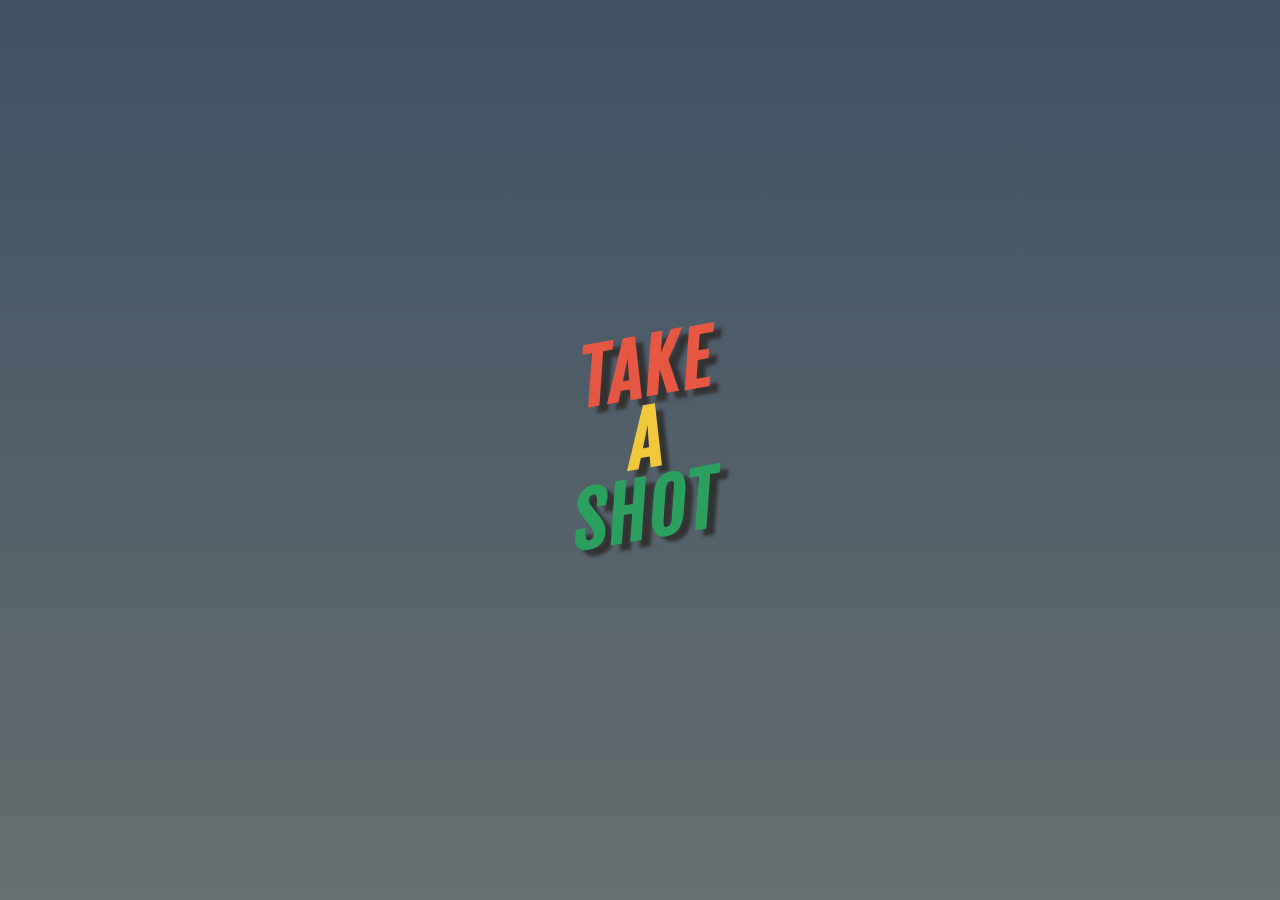
<file: game/index.html>
<!doctype html>
<html lang="fr">
<head>
    <meta charset="utf-8">
    <title>SHOT!</title>
    <link rel="stylesheet" href="style.css">
</head>
<body>
<!--

epreuve d'immunite
les joueurs d'une equipe doivent designe qq quit doit boire'
'
-->
<section class="container">
    <h1>
        <span class="title">Take </span><br>
        <span class="title">   a      </span><br>
        <span class="title">shot</span>
    </h1>

    <div class="button">restart</div>
</section>


<script src="https://ajax.googleapis.com/ajax/libs/jquery/3.4.1/jquery.min.js"></script>
<script>
    $(document).ready(function() {
        $(".title").lettering();
        $(".button").lettering();
    });

    $(document).ready(function() {
        animation();
    }, 1000);

    $('.button').click(function() {
        animation();
    });

    function animation() {
        let title1 = new TimelineMax();
        title1.to(".button", 0, {visibility: 'hidden', opacity: 0})
        title1.staggerFromTo(".title span", 0.5,
            {ease: Back.easeOut.config(1.7), opacity: 0, bottom: -80},
            {ease: Back.easeOut.config(1.7), opacity: 1, bottom: 0}, 0.05);
        title1.to(".button", 0.2, {visibility: 'visible' ,opacity: 1})
    }
</script>
</body>
</html>
</file>
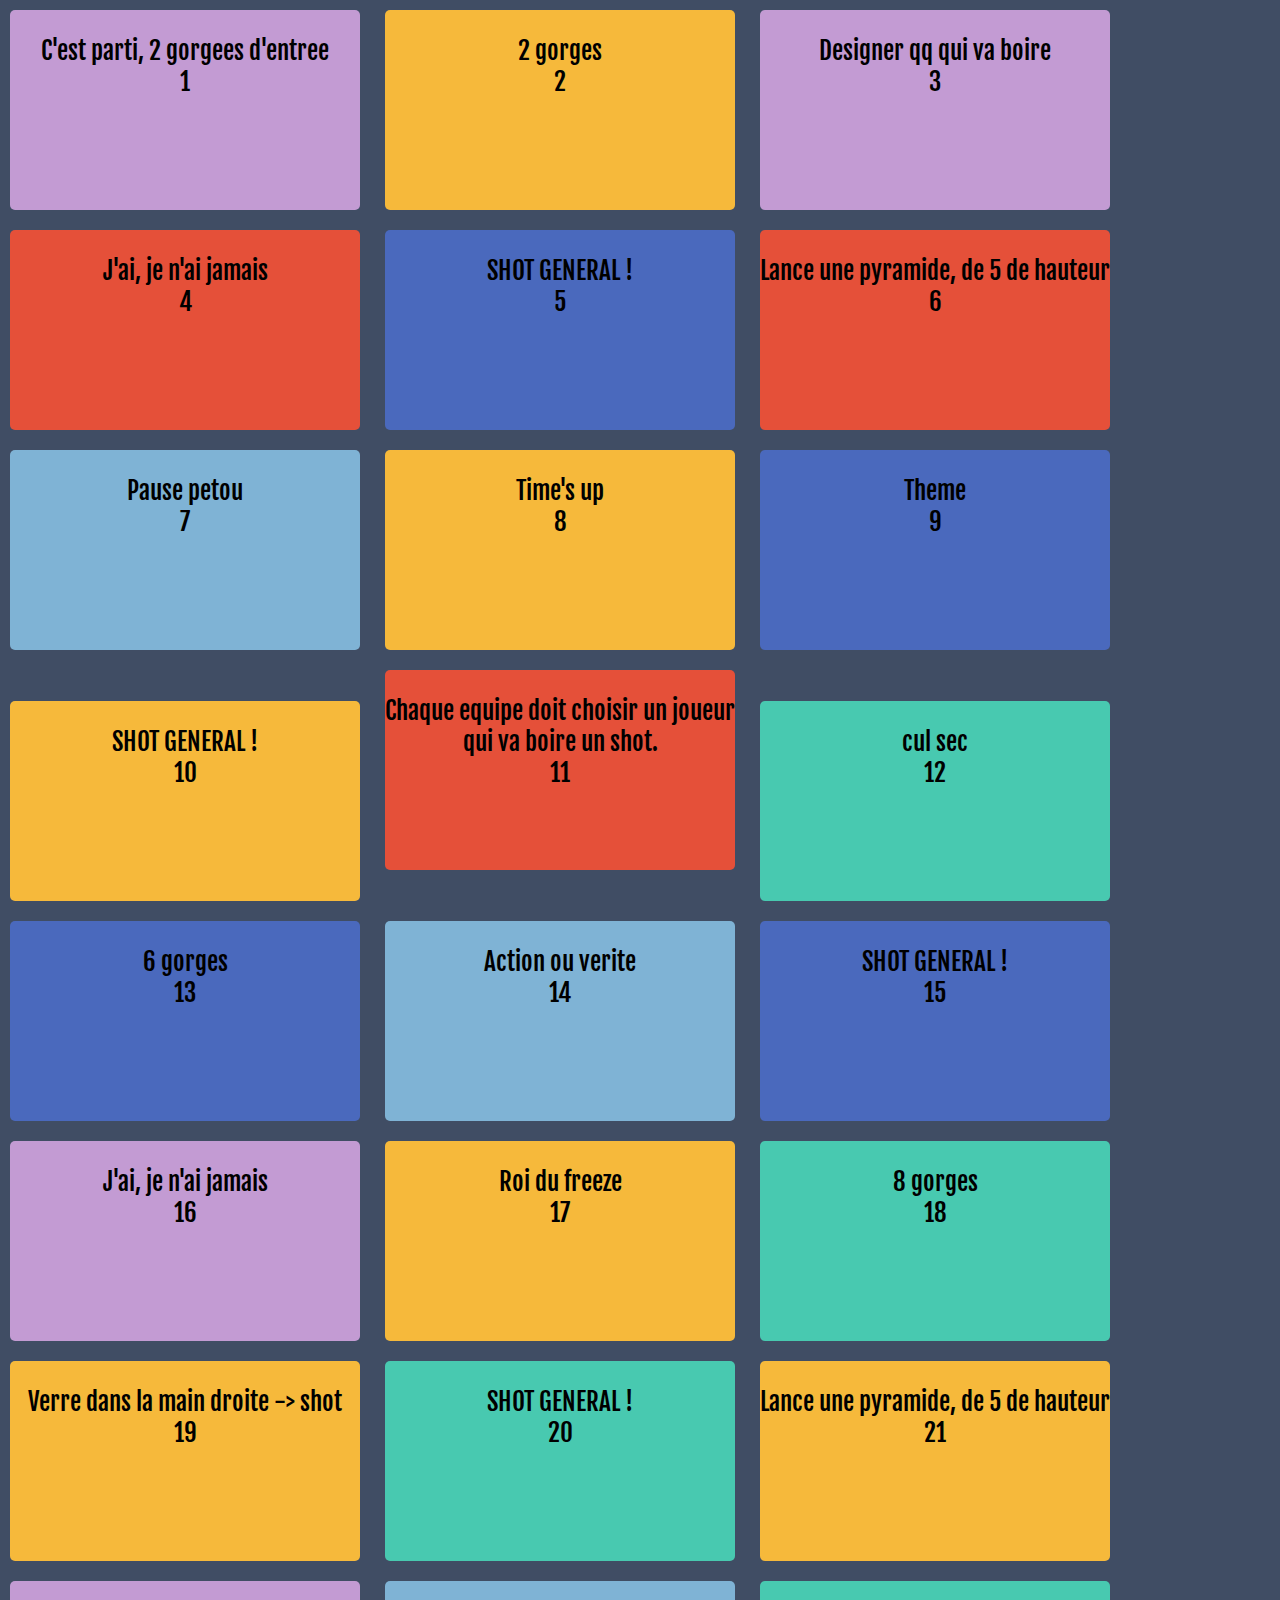
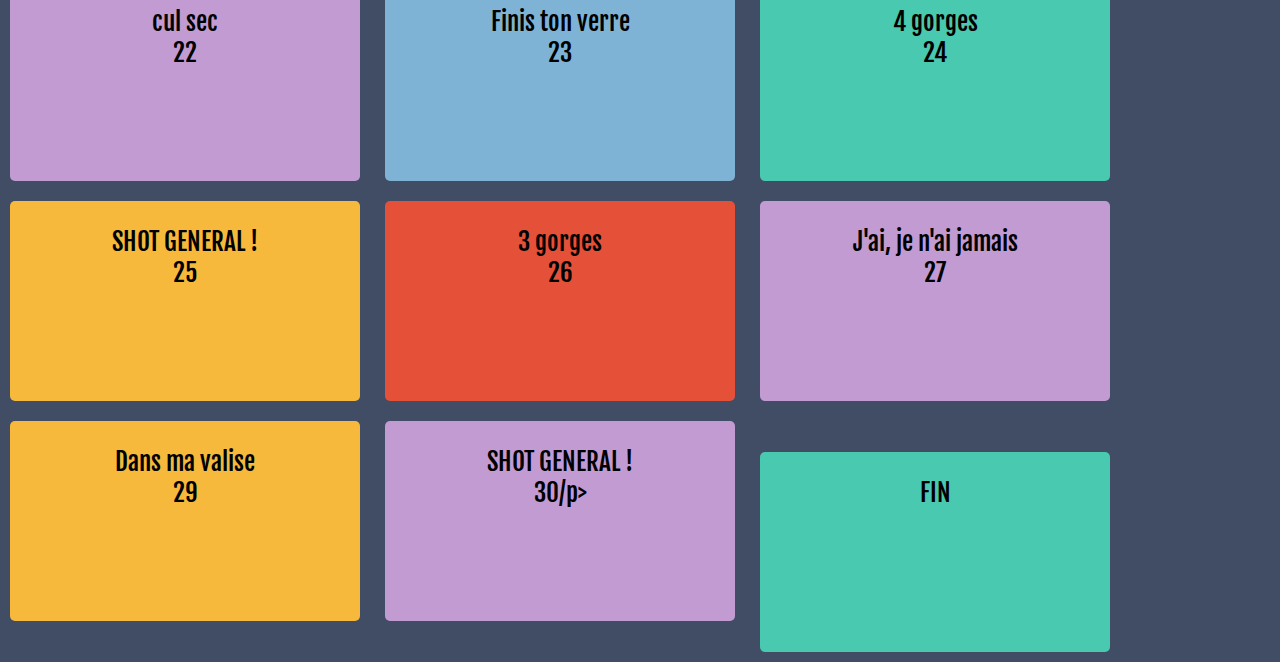
<file: game/black_out.html>
<!DOCTYPE html>
<html lang="en">
<head>
    <meta charset="UTF-8">
    <title>Black Out !</title>
    <link href="styleBlackOut.css" rel="stylesheet">

</head>
<body>


<div class="main">

    <div id="1" class="cell empty d"><p class="text">C'est parti, 2 gorgees d'entree <br>1</p></div>
    <div id="2" class="cell empty a"><p class="text">2 gorges<br>2</p></div>
    <div id="3" class="cell empty d"><p class="text">Designer qq qui va boire<br>3</p></div>
    <div id="4" class="cell empty b"><p class="text">J'ai, je n'ai jamais<br>4</p></div>
    <div id="5" class="cell empty c"><p class="text">SHOT GENERAL !<br>5</p></div>
    <div id="6" class="cell empty b"><p class="text">Lance une pyramide, de 5 de hauteur<br>6</p></div>
    <div id="7" class="cell empty f"><p class="text">Pause petou<br>7</p></div>
    <div id="8" class="cell empty a"><p class="text">Time's up<br>8</p></div>
    <div id="9" class="cell empty c"><p class="text">Theme<br>9</p></div>
    <div id="10" class="cell empty a"><p class="text">SHOT GENERAL !<br>10</p></div>
    <div id="11" class="cell empty b"><p class="text">Chaque equipe doit choisir un joueur qui va boire un shot.<br>11</p></div>
    <div id="12" class="cell empty e"><p class="text">cul sec<br>12</p></div>
    <div id="13" class="cell empty c"><p class="text">6 gorges<br>13</p></div>
    <div id="14" class="cell empty f"><p class="text">Action ou verite<br>14</p></div>
    <div id="15" class="cell empty c"><p class="text">SHOT GENERAL !<br>15</p></div>
    <div id="16" class="cell empty d"><p class="text">J'ai, je n'ai jamais<br>16</p></div>
    <div id="17" class="cell empty a"><p class="text">Roi du freeze<br>17</p></div>
    <div id="18" class="cell empty e"><p class="text">8 gorges<br>18</p></div>
    <div id="19" class="cell empty a"><p class="text">Verre dans la main droite -> shot<br>19</p></div>
    <div id="20" class="cell empty e"><p class="text">SHOT GENERAL !<br>20</p></div>
    <div id="21" class="cell empty a"><p class="text">Lance une pyramide, de 5 de hauteur<br>21</p></div>
    <div id="22" class="cell empty d"><p class="text">cul sec<br>22</p></div>
    <div id="23" class="cell empty f"><p class="text">Finis ton verre<br>23</p></div>
    <div id="24" class="cell empty e"><p class="text">4 gorges<br>24</p></div>
    <div id="25" class="cell empty a"><p class="text">SHOT GENERAL !<br>25</p></div>
    <div id="26" class="cell empty b"><p class="text">3 gorges<br>26</p></div>
    <div id="27" class="cell empty d"><p class="text">J'ai, je n'ai jamais<br>27</p></div>
    <div id="28" class="cell empty a"><p class="text">Dans ma valise<br>29</p></div>
    <div id="29" class="cell empty d"><p class="text">SHOT GENERAL !<br>30/p></div>
    <div id="30" class="cell empty e"><p class="text">FIN</p></div>

</div>


<script src="https://ajax.googleapis.com/ajax/libs/jquery/3.4.1/jquery.min.js"></script>
<script>
    /*
      $(document).ready(function () {

          function random(length) {
              let result = '';
              let characters = 'abcdef';
              let charactersLength = characters.length;
              for (let i = 0; i < length; i++) {
                  result += characters.charAt(Math.floor(Math.random() * charactersLength));
              }
              return result;
          }


          let game = $(".main");

          for (let i = 0; i < 30; i++) {
              game.append("<div class='cell empty "+ random(1) +"'  data-col='0' data-row='"+i+"' id='a'></div>  ");
          }

          for (let i = 1; i <= 20; i++) {
              let t = $("#a").attr('id');
              if(t === "a") {
                  $("#a").attr("id", i)
              }
          }

          //$("cell").toggleClass(random(1));


  */

    let cell = $(".cell");

    for(let i = 1; i < 30; i++)
    {
        let id = $("#"+i).attr("id");
        let value = $("#"+id).text();
        $("#"+id).html("<p class='text'>" + id + "<br><br>" + value + "</p>");
    }

    });
*/

</script>
</body>
</html>
</file>
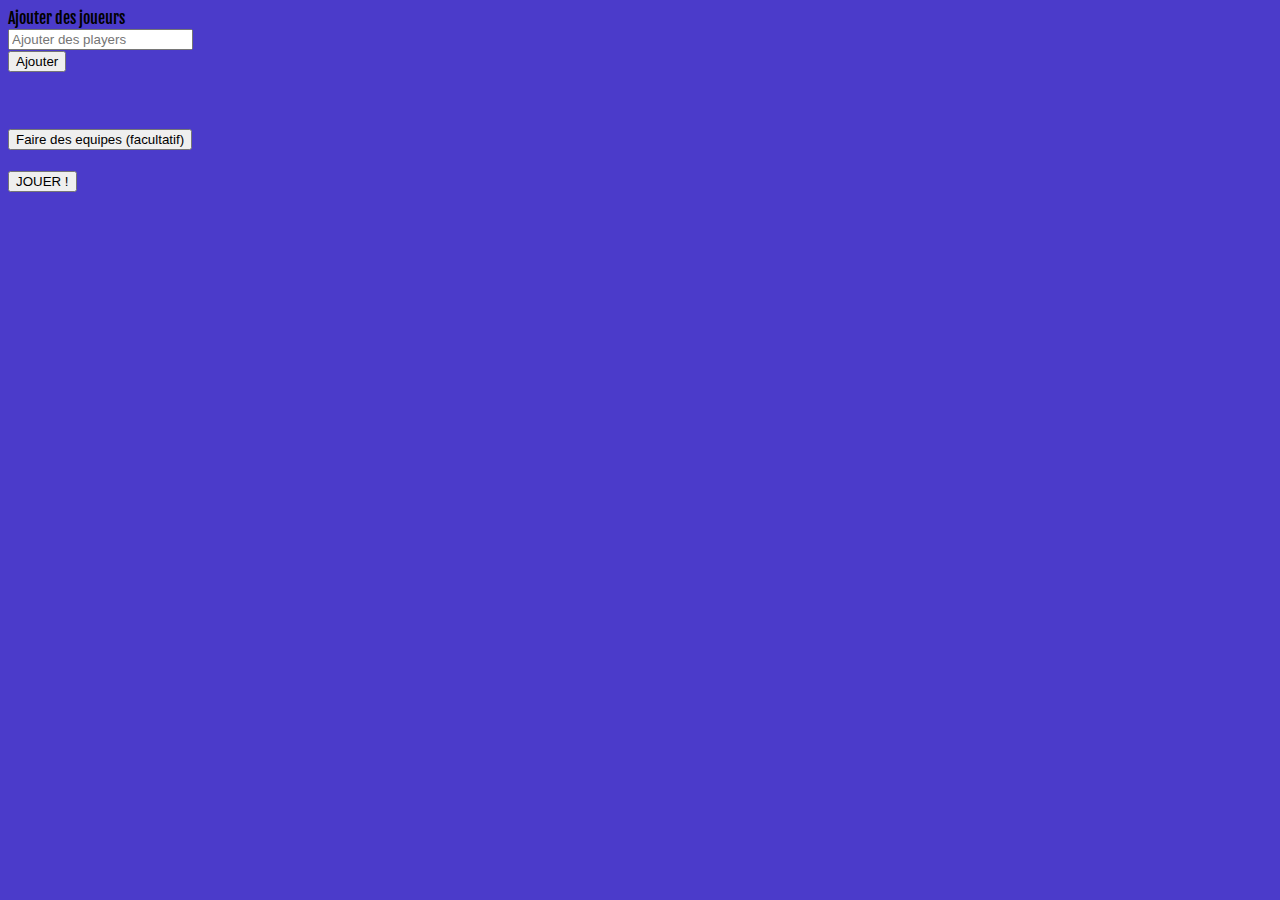
<file: game/play.html>
<!DOCTYPE html>
<html lang="fr">
<head>
    <meta charset="UTF-8">
    <title>SHOT!</title>
    <style>
        @import url(https://fonts.googleapis.com/css?family=Fjalla+One);

        html {
            font-family: 'Fjalla One', sans-serif;
            background-color: #4b3bca;
        }

        #game {

        }

        .a {
            background-color: #f6b93b;
        }

        .b {
            background-color: #e55039;
        }

        .c {
            background-color: #4a69bd;
        }

        .d {
            background-color: #c39bd3;
        }

        .e {
            background-color: #48c9b0;
        }

        .f {
            background-color: #7fb3d5;
        }

        h1 {
            text-align: center;
            margin-top: 30vh;
            transform: translateY(-30%);
        }

    </style>
</head>
<body>

<div id="game">

    <form class="add_player">
        <label for="player">Ajouter des joueurs</label><br><input type="text" placeholder="Ajouter des players" class="player_text" name="player"><br>
        <input type="submit" value="Ajouter" id="submit_player">
    </form>

    <ul></ul>

    <br>

    <div id="player"></div>

    <br>

    <input type="submit" value="Faire des equipes (facultatif)" id="submit_team">
    <div id="team"></div>

    <br>

    <form method="POST" id="form">
        <input type="submit" value="JOUER !" id="submit">
    </form>


</div>


<script src="https://ajax.googleapis.com/ajax/libs/jquery/3.4.1/jquery.min.js"></script>
<script>
    //FAIRE DES EQUIPES
    $(document).ready(function () {

        let countGame = [];

        let player = [];
        let gameParameter = [];

        let btn = $("#game");

        function random(length) {
            let result = '';
            let characters = 'abcdef';
            let charactersLength = characters.length;
            for (let i = 0; i < length; i++) {
                result += characters.charAt(Math.floor(Math.random() * charactersLength));
            }
            return result;
        }

        $('.add_player').submit(function() {
            if ($('.player_text').val() !== '') {
                var newTask = $('.player_text').val();
                player.push(newTask);
                var newLi = $('<li>' + newTask + '</li>');

                    newLi.on('click', function() {
                        $(this).remove();
                        player.splice(player.indexOf(newTask), 1);
                    });

                    $('ul').prepend(newLi);
                    $('.player_text').val('');

                return false;
            }
        });

        $('#submit_team').click(function () {
            let red = [];
            let yellow = [];
            let sizePlayer = player.length;

            console.log(sizePlayer);

            if(sizePlayer > 4) {
                gameParameter.push("1");

                for (let i = 0; i <= sizePlayer; i++) {
                    if(i%2 == 0) {
                        red.push(player[i]);
                    } else {
                        yellow.push(player[i]);
                    }
                }

                let sizeRed = red.length;
                let sizeYellow = yellow.length;

                $('#team').html("<p style='color:red'>Equipe rouge: " + red + "</p><br><p style='color: #f6b93b'>Equipe jaune: " + yellow + "</p>");

            } else {
                console.log("Pas assz de joueur");
            }
        });



        //PLAY



        $("#form").on('submit', function () {
            $("#game").html("<h1>" + "eee" + "</h1><br><p>Test</p>");
            $("html").toggleClass(random(1));

            $("html").click(function () {
                $(this).removeClass();
                var color = random(1);

                if($(this).hasClass(color)) {
                    $(this).toggleClass(random(1));
                } else {
                    $(this).toggleClass(color);
                }

                countGame.push("a");
                console.log(countGame);
            });

        });

    })
</script>
</body>
</html>
</file>
<file: game/style.css>
@import url(https://fonts.googleapis.com/css?family=Fjalla+One);
html {
  height: 100%; }

body {
  font-family: 'Fjalla One', sans-serif;
  background: linear-gradient(to bottom, #405166 0%, #656f6f 100%); }

.container {
  transform: translate(-50%, -50%);
  top: 50%;
  left: 50%;
  display: block;
  position: absolute;
  max-width: 425px; }

.button {
  float: left;
  position: relative;
  bottom: -65px;
  left: 50%;
  transform: translateX(-50%) rotate(-10deg);
  color: #e55643;
  text-transform: uppercase;
  opacity: 0;
  visibility: hidden;
  cursor: pointer; }
  .button span {
    transform: skew(-10deg);
    display: block;
    float: left;
    text-shadow: #533d4a 1px 1px, #533d4a 2px 2px, #533d4a 3px 3px, #533d4a 4px 4px; }

h1 {
  color: #fff;
  text-transform: uppercase;
  font-size: 72px;
  margin: 0;
  line-height: 47px;
  letter-spacing: 2px;
}

.title {
  transform: translateX(-50%) rotate(-10deg);
  display: block;
  float: left;
  left: 50%;
  position: relative; }
  .title span {
    transform: skew(-10deg);
    display: block;
    float: left;
    text-shadow: #533d4a 1px 1px, #533d4a 2px 2px, #533d4a 3px 3px, #533d4a 4px 4px, #533d4a 5px 5px, #533d4a 6px 6px;
    min-width: 10px;
    min-height: 10px;
    position: relative; }

.title:nth-child(1) {
  color: #e55643; }
.title:nth-child(2) {
  color: #2b9f5e; }
.title:nth-child(3) {
  color: #f1c83c; }

/*# sourceMappingURL=style.css.map */
.title {
    text-shadow: 0.1em 0.1em 0.05em #333;
    font-style: italic;
}

span {
    color: #2b9f5e;
    padding: 12px;

}
</file>
<file: game/styleBlackOut.css>
@import url(https://fonts.googleapis.com/css?family=Fjalla+One);

html {
    font-family: 'Fjalla One', sans-serif;
    font-size: 25px;
    background-color: #404d64;
}

body {
    margin: 0;
    padding: 0;
    background-color: #404d64;
}

.a {
    background-color: #f6b93b;
}

.b {
    background-color: #e55039;
}

.c {
    background-color: #4a69bd;
}

.d {
    background-color: #c39bd3;
}

.e {
    background-color: #48c9b0;
}

.f {
    background-color: #7fb3d5;
}

.black {
    background-color: black;
}

.text {
    text-align: center;
    display: block;
}

.main {
    background-color: #404d64;
}

.cell {
    width: 350px;
    height: 200px;
    border-radius: 5px;
    display: inline-block;
    margin: 10px;
}
</file>
